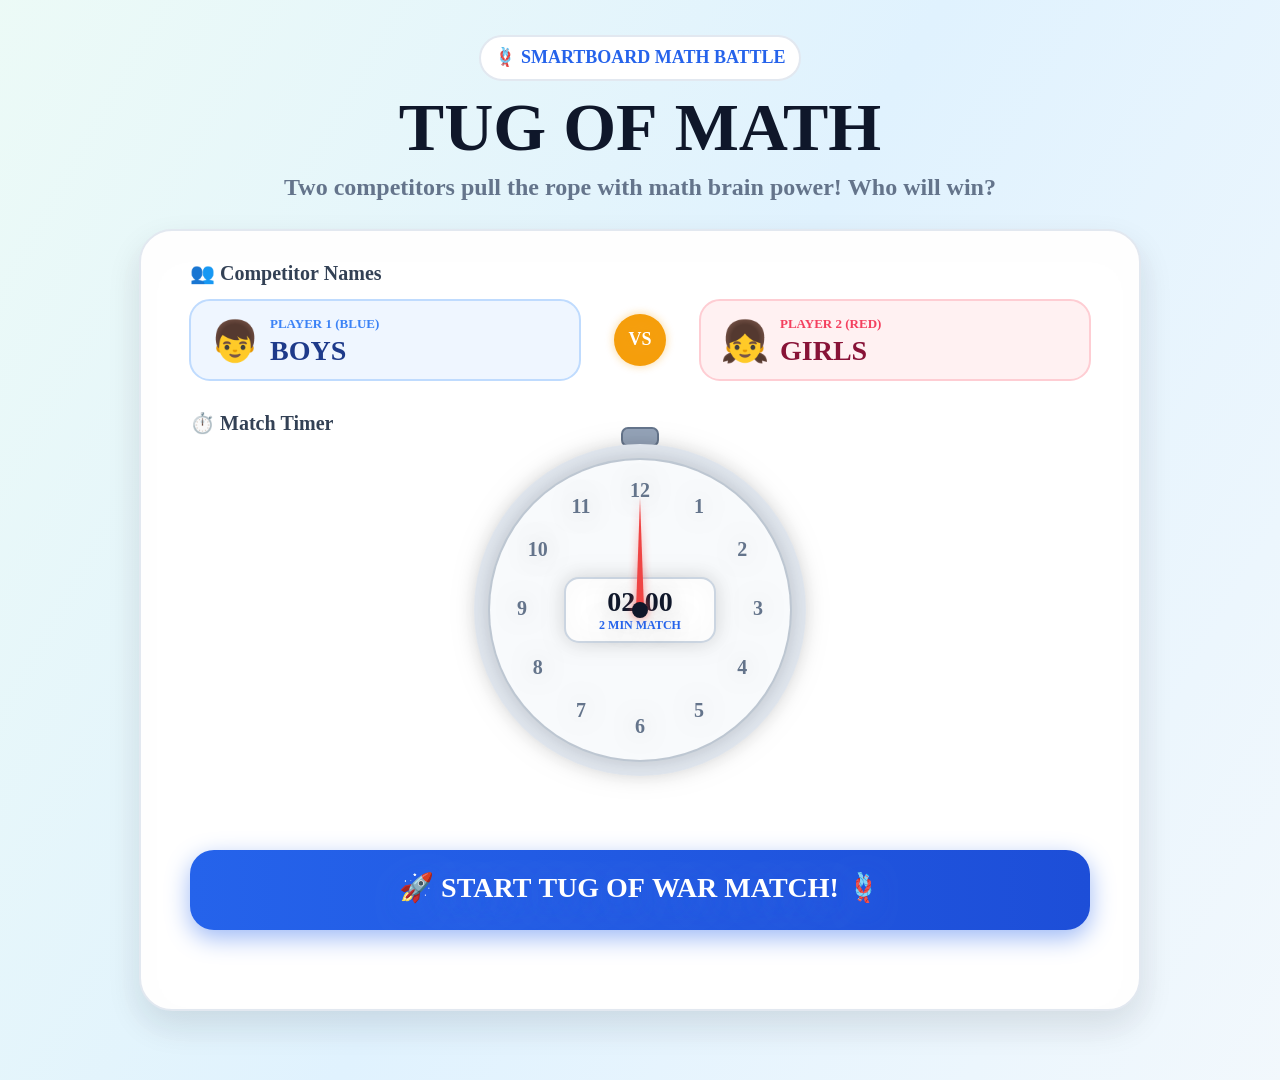
<file: generate_video.html>
<!DOCTYPE html>
<html lang="en">
<head>
  <meta charset="UTF-8">
  <title>Tug of Math - LinkedIn Video Generator</title>
  <link rel="preconnect" href="https://fonts.googleapis.com">
  <link rel="preconnect" href="https://fonts.gstatic.com" crossorigin>
  <link href="https://fonts.googleapis.com/css2?family=Outfit:wght@400;600;700;800;900&display=swap" rel="stylesheet">
  <style>
    * { box-sizing: border-box; margin: 0; padding: 0; }
    body {
      background: #090d16;
      color: #fff;
      font-family: 'Outfit', system-ui, sans-serif;
      display: flex;
      flex-direction: column;
      align-items: center;
      justify-content: center;
      min-height: 100vh;
      overflow: hidden;
    }
    #mainCanvas {
      width: 1920px;
      height: 1080px;
      background: #f8fafc;
      box-shadow: 0 25px 60px rgba(0,0,0,0.5);
    }
    #stadiumCanvas {
      display: none;
    }
  </style>
</head>
<body>

  <!-- Hidden stadium canvas for TugArena rendering -->
  <canvas id="stadiumCanvas" width="880" height="780"></canvas>

  <!-- Master 1920x1080 composition canvas -->
  <canvas id="mainCanvas" width="1920" height="1080"></canvas>

  <script type="module">
    import { TugArena } from './js/characters.js';

    const stadiumCanvas = document.getElementById('stadiumCanvas');
    const arena = new TugArena(stadiumCanvas);
    arena.width = 880;
    arena.height = 780;

    const canvas = document.getElementById('mainCanvas');
    const ctx = canvas.getContext('2d');

    // Helper: Rounded rectangle
    function roundRect(ctx, x, y, w, h, r, fill, stroke, strokeColor, strokeWidth = 2) {
      ctx.beginPath();
      ctx.roundRect(x, y, w, h, r);
      if (fill) {
        ctx.fillStyle = fill;
        ctx.fill();
      }
      if (stroke) {
        ctx.strokeStyle = strokeColor;
        ctx.lineWidth = strokeWidth;
        ctx.stroke();
      }
    }

    // Helper: Draw touch cursor ripple
    function drawCursor(ctx, x, y, scale = 1, alpha = 1) {
      ctx.save();
      ctx.globalAlpha = alpha;
      ctx.beginPath();
      ctx.arc(x, y, 22 * scale, 0, Math.PI * 2);
      ctx.strokeStyle = 'rgba(59, 130, 246, 0.7)';
      ctx.lineWidth = 3;
      ctx.stroke();

      ctx.beginPath();
      ctx.arc(x, y, 10 * scale, 0, Math.PI * 2);
      ctx.fillStyle = '#3b82f6';
      ctx.shadowColor = 'rgba(59, 130, 246, 0.8)';
      ctx.shadowBlur = 15;
      ctx.fill();
      ctx.restore();
    }

    // =========================================================================
    // SCENE 1: SETUP SCREEN & WATCH DIAL (0.0s - 3.5s)
    // =========================================================================
    function drawScene1(t) {
      const bg = ctx.createLinearGradient(0, 0, 1920, 1080);
      bg.addColorStop(0, '#f0fdf4');
      bg.addColorStop(0.5, '#e0f2fe');
      bg.addColorStop(1, '#f8fafc');
      ctx.fillStyle = bg;
      ctx.fillRect(0, 0, 1920, 1080);

      // Top Tag
      ctx.save();
      roundRect(ctx, 800, 36, 320, 44, 22, '#ffffff', true, '#e2e8f0', 2);
      ctx.fillStyle = '#2563eb';
      ctx.font = '800 18px Outfit';
      ctx.textAlign = 'center';
      ctx.textBaseline = 'middle';
      ctx.fillText('🪢 SMARTBOARD MATH BATTLE', 960, 58);
      ctx.restore();

      // Hero Title
      ctx.fillStyle = '#0f172a';
      ctx.font = '900 68px Outfit';
      ctx.textAlign = 'center';
      ctx.textBaseline = 'alphabetic';
      ctx.fillText('TUG OF MATH', 960, 150);

      ctx.fillStyle = '#64748b';
      ctx.font = '600 24px Outfit';
      ctx.fillText('Two competitors pull the rope with math brain power! Who will win?', 960, 195);

      // Setup White Card
      const cardX = 460;
      const cardY = 230;
      const cardW = 1000;
      const cardH = 780;

      ctx.save();
      ctx.shadowColor = 'rgba(15, 23, 42, 0.12)';
      ctx.shadowBlur = 35;
      ctx.shadowOffsetY = 15;
      roundRect(ctx, cardX, cardY, cardW, cardH, 32, '#ffffff', true, '#e2e8f0', 2);
      ctx.restore();

      // Competitors Section
      ctx.fillStyle = '#334155';
      ctx.font = '800 20px Outfit';
      ctx.textAlign = 'left';
      ctx.fillText('👥 Competitor Names', cardX + 50, cardY + 50);

      // Blue Player Card
      roundRect(ctx, cardX + 50, cardY + 70, 390, 80, 20, '#eff6ff', true, '#bfdbfe', 2);
      ctx.font = '40px Outfit';
      ctx.fillText('👦', cardX + 70, cardY + 125);
      ctx.fillStyle = '#3b82f6';
      ctx.font = '700 13px Outfit';
      ctx.fillText('PLAYER 1 (BLUE)', cardX + 130, cardY + 98);
      ctx.fillStyle = '#1e3a8a';
      ctx.font = '900 28px Outfit';
      ctx.fillText('BOYS', cardX + 130, cardY + 130);

      // VS Badge
      ctx.save();
      ctx.beginPath();
      ctx.arc(cardX + 500, cardY + 110, 26, 0, Math.PI * 2);
      ctx.fillStyle = '#f59e0b';
      ctx.shadowColor = 'rgba(245, 158, 11, 0.4)';
      ctx.shadowBlur = 10;
      ctx.fill();
      ctx.fillStyle = '#ffffff';
      ctx.font = '900 18px Outfit';
      ctx.textAlign = 'center';
      ctx.textBaseline = 'middle';
      ctx.fillText('VS', cardX + 500, cardY + 110);
      ctx.restore();

      // Red Player Card
      roundRect(ctx, cardX + 560, cardY + 70, 390, 80, 20, '#fff1f2', true, '#fecdd3', 2);
      ctx.font = '40px Outfit';
      ctx.fillText('👧', cardX + 580, cardY + 125);
      ctx.fillStyle = '#f43f5e';
      ctx.font = '700 13px Outfit';
      ctx.fillText('PLAYER 2 (RED)', cardX + 640, cardY + 98);
      ctx.fillStyle = '#881337';
      ctx.font = '900 28px Outfit';
      ctx.fillText('GIRLS', cardX + 640, cardY + 130);

      // Section 2: Watch Timer
      ctx.fillStyle = '#334155';
      ctx.font = '800 20px Outfit';
      ctx.textAlign = 'left';
      ctx.fillText('⏱️ Match Timer', cardX + 50, cardY + 200);

      // Watch Center & Dial
      const watchCenterX = cardX + 500;
      const watchCenterY = cardY + 380;
      const watchRadius = 150;

      // Watch Crown
      roundRect(ctx, watchCenterX - 18, watchCenterY - watchRadius - 32, 36, 18, 6, '#94a3b8', true, '#64748b', 2);

      // Watch Outer Case
      ctx.save();
      ctx.beginPath();
      ctx.arc(watchCenterX, watchCenterY, watchRadius + 16, 0, Math.PI * 2);
      ctx.fillStyle = '#e2e8f0';
      ctx.shadowColor = 'rgba(0,0,0,0.15)';
      ctx.shadowBlur = 20;
      ctx.fill();

      // Watch Face
      ctx.beginPath();
      ctx.arc(watchCenterX, watchCenterY, watchRadius, 0, Math.PI * 2);
      ctx.fillStyle = '#f8fafc';
      ctx.strokeStyle = '#cbd5e1';
      ctx.lineWidth = 4;
      ctx.stroke();
      ctx.fill();

      // Numbers 1 to 12
      ctx.font = '800 20px Outfit';
      ctx.textAlign = 'center';
      ctx.textBaseline = 'middle';
      for (let i = 1; i <= 12; i++) {
        const ang = (i * 30 - 90) * (Math.PI / 180);
        const nx = watchCenterX + Math.cos(ang) * (watchRadius - 32);
        const ny = watchCenterY + Math.sin(ang) * (watchRadius - 32);

        if (i === 2 && t >= 1.4) {
          ctx.beginPath();
          ctx.arc(nx, ny, 19, 0, Math.PI * 2);
          ctx.fillStyle = '#2563eb';
          ctx.shadowColor = 'rgba(37, 99, 235, 0.5)';
          ctx.shadowBlur = 10;
          ctx.fill();
          ctx.shadowBlur = 0;
          ctx.fillStyle = '#ffffff';
        } else {
          ctx.fillStyle = '#64748b';
        }
        ctx.fillText(i.toString(), nx, ny);
      }

      // Center LCD Screen
      roundRect(ctx, watchCenterX - 75, watchCenterY - 32, 150, 64, 14, '#ffffff', true, '#cbd5e1', 2);
      ctx.fillStyle = '#0f172a';
      ctx.font = '900 28px Outfit';
      ctx.fillText('02:00', watchCenterX, watchCenterY - 6);
      ctx.fillStyle = '#2563eb';
      ctx.font = '800 12px Outfit';
      ctx.fillText('2 MIN MATCH', watchCenterX, watchCenterY + 16);

      // Rotating Watch Hand (animates clockwise from 0 deg to 60 deg)
      let handAngle = 0; // pointing to 12 (straight up)
      if (t < 0.8) {
        handAngle = 0;
      } else if (t < 2.0) {
        const prog = (t - 0.8) / 1.2;
        handAngle = prog * 60; // 0 to 60 degrees (pointing to 2 o'clock)
      } else {
        handAngle = 60;
      }

      ctx.save();
      ctx.translate(watchCenterX, watchCenterY);
      ctx.rotate(handAngle * (Math.PI / 180));
      ctx.beginPath();
      ctx.moveTo(-4, 0);
      ctx.lineTo(0, -watchRadius + 38);
      ctx.lineTo(4, 0);
      ctx.fillStyle = '#ef4444';
      ctx.shadowColor = 'rgba(239, 68, 68, 0.6)';
      ctx.shadowBlur = 8;
      ctx.fill();

      // Pin
      ctx.beginPath();
      ctx.arc(0, 0, 8, 0, Math.PI * 2);
      ctx.fillStyle = '#0f172a';
      ctx.fill();
      ctx.restore();
      ctx.restore();

      // Start Button
      const btnY = cardY + 620;
      const btnW = 900;
      const btnH = 80;
      const btnX = cardX + 50;

      const btnPressed = t >= 3.0;
      ctx.save();
      if (!btnPressed) {
        ctx.shadowColor = 'rgba(37, 99, 235, 0.45)';
        ctx.shadowBlur = 25;
        ctx.shadowOffsetY = 8;
      }
      const btnGrad = ctx.createLinearGradient(btnX, btnY, btnX + btnW, btnY);
      btnGrad.addColorStop(0, '#2563eb');
      btnGrad.addColorStop(1, '#1d4ed8');
      roundRect(ctx, btnX, btnY + (btnPressed ? 4 : 0), btnW, btnH, 24, btnGrad, false);

      ctx.fillStyle = '#ffffff';
      ctx.font = '900 28px Outfit';
      ctx.textAlign = 'center';
      ctx.textBaseline = 'middle';
      ctx.fillText('🚀 START TUG OF WAR MATCH! 🪢', btnX + btnW / 2, btnY + btnH / 2 + (btnPressed ? 4 : 0));
      ctx.restore();

      // Animated Cursor
      if (t >= 0.8 && t < 2.4) {
        const ang = (2 * 30 - 90) * Math.PI / 180;
        const curX = watchCenterX + Math.cos(ang) * (watchRadius - 32);
        const curY = watchCenterY + Math.sin(ang) * (watchRadius - 32);
        drawCursor(ctx, curX, curY, 1 + Math.sin(t * 8) * 0.15);
      } else if (t >= 2.6 && t < 3.4) {
        drawCursor(ctx, 960, btnY + 40, t >= 3.0 ? 0.8 : 1.2);
      }
    }

    // =========================================================================
    // SCENE 2: COUNTDOWN OVERLAY (3.5s - 5.5s)
    // =========================================================================
    function drawScene2(t) {
      drawScene3(5.6, true);

      ctx.fillStyle = 'rgba(15, 23, 42, 0.85)';
      ctx.fillRect(0, 0, 1920, 1080);

      const relT = t - 3.5;
      let countText = '3';
      let subtext = 'GET READY TO PULL!';
      let color = '#3b82f6';
      let pulse = 1;

      if (relT < 0.7) {
        countText = '3';
        subtext = 'READY...';
        color = '#3b82f6';
        pulse = 1 + (0.7 - relT) * 0.5;
      } else if (relT < 1.4) {
        countText = '2';
        subtext = 'SET...';
        color = '#f59e0b';
        pulse = 1 + (1.4 - relT) * 0.5;
      } else {
        countText = 'GO!';
        subtext = 'PULL THE ROPE!';
        color = '#10b981';
        pulse = 1 + (2.0 - relT) * 0.6;
      }

      ctx.save();
      ctx.translate(960, 500);
      ctx.scale(pulse, pulse);

      ctx.fillStyle = color;
      ctx.font = '900 160px Outfit';
      ctx.textAlign = 'center';
      ctx.textBaseline = 'middle';
      ctx.shadowColor = color;
      ctx.shadowBlur = 40;
      ctx.fillText(countText, 0, 0);

      ctx.fillStyle = '#ffffff';
      ctx.font = '800 36px Outfit';
      ctx.shadowBlur = 10;
      ctx.fillText(subtext, 0, 120);
      ctx.restore();
    }

    // =========================================================================
    // SCENE 3: GAMEPLAY ARENA BATTLE (5.5s - 17.2s)
    // =========================================================================
    function drawScene3(t, isPaused = false) {
      ctx.fillStyle = '#f8fafc';
      ctx.fillRect(0, 0, 1920, 1080);

      const matchT = t - 5.5;

      let blueScore = 0;
      let redScore = 0;
      let blueStreak = 0;
      let redStreak = 0;

      let blueQType = 'MULTIPLICATION';
      let blueQ = '3 × 8 = ?';
      let blueAns = '';
      let blueActiveKey = null;

      let redQType = 'CUBE';
      let redQ = '3³ = ?';
      let redAns = '';
      let redActiveKey = null;

      let targetRopeOffset = 0;

      if (matchT < 2.0) {
        if (matchT > 0.9) { blueAns = '2'; blueActiveKey = '2'; }
        if (matchT > 1.3) { blueAns = '24'; blueActiveKey = '4'; }
        if (matchT > 1.7) { blueActiveKey = 'enter'; }
      } else if (matchT < 4.0) {
        blueScore = 10; blueStreak = 1; blueAns = '24'; targetRopeOffset = -22;
        if (!isPaused && arena.state !== 'pull-left' && matchT < 2.6) {
          arena.setPull(-22, 'left');
        }
        if (matchT > 2.8) { redAns = '2'; redActiveKey = '2'; }
        if (matchT > 3.2) { redAns = '27'; redActiveKey = '7'; }
        if (matchT > 3.6) { redActiveKey = 'enter'; }
      } else if (matchT < 6.2) {
        blueScore = 10; blueStreak = 1; redScore = 10; redStreak = 1; redAns = '27';
        targetRopeOffset = 8;
        if (!isPaused && arena.state !== 'pull-right' && matchT < 4.6) {
          arena.setPull(30, 'right');
        }

        blueQType = 'SQUARE ROOT';
        blueQ = '√64 = ?';
        if (matchT > 5.0) { blueAns = '8'; blueActiveKey = '8'; }
        if (matchT > 5.6) { blueActiveKey = 'enter'; }
      } else if (matchT < 8.5) {
        blueScore = 30; blueStreak = 2; redScore = 10; redAns = '';
        targetRopeOffset = -48;
        if (!isPaused && arena.state !== 'pull-left' && matchT < 6.8) {
          arena.setPull(-56, 'left');
        }

        redQType = 'POWER';
        redQ = '4³ = ?';
        if (matchT > 7.1) { redAns = '6'; redActiveKey = '6'; }
        if (matchT > 7.5) { redAns = '64'; redActiveKey = '4'; }
        if (matchT > 7.9) { redActiveKey = 'enter'; }
      } else if (matchT < 10.5) {
        blueScore = 30; redScore = 25; redAns = '64';
        targetRopeOffset = -20;
        if (!isPaused && arena.state !== 'pull-right' && matchT < 9.1) {
          arena.setPull(28, 'right');
        }

        blueQType = 'POWER';
        blueQ = '9² = ?';
        if (matchT > 9.3) { blueAns = '8'; blueActiveKey = '8'; }
        if (matchT > 9.7) { blueAns = '81'; blueActiveKey = '1'; }
        if (matchT > 10.1) { blueActiveKey = 'enter'; }
      } else {
        blueScore = 240; blueStreak = 3; redScore = 25; blueAns = '81';
        targetRopeOffset = -95;
        if (!isPaused && arena.state !== 'win-left') {
          arena.targetOffset = -95;
          arena.triggerWin('left');
        }
      }

      arena.targetOffset = targetRopeOffset;

      // 2. Top Header Dashboard
      // Blue Badge
      roundRect(ctx, 60, 20, 380, 88, 22, '#eff6ff', true, '#bfdbfe', 2);
      ctx.font = '42px Outfit';
      ctx.textAlign = 'left';
      ctx.textBaseline = 'middle';
      ctx.fillText('👦', 85, 64);
      ctx.fillStyle = '#1e3a8a';
      ctx.font = '900 24px Outfit';
      ctx.fillText('BOYS', 145, 48);
      ctx.fillStyle = '#2563eb';
      ctx.font = '800 16px Outfit';
      ctx.fillText(`🔥 ${blueStreak}`, 225, 48);
      ctx.fillStyle = '#0f172a';
      ctx.font = '900 32px Outfit';
      ctx.fillText(`${blueScore} PTS`, 145, 80);

      // Center HUD Circular Timer
      roundRect(ctx, 740, 20, 440, 88, 24, '#ffffff', true, '#e2e8f0', 2);
      ctx.save();
      ctx.beginPath();
      ctx.arc(805, 64, 30, 0, Math.PI * 2);
      ctx.strokeStyle = '#e2e8f0';
      ctx.lineWidth = 6;
      ctx.stroke();

      const timerProg = Math.max(0, 1 - (matchT / 120));
      ctx.beginPath();
      ctx.arc(805, 64, 30, -Math.PI / 2, -Math.PI / 2 + Math.PI * 2 * timerProg);
      ctx.strokeStyle = '#0284c7';
      ctx.lineWidth = 6;
      ctx.lineCap = 'round';
      ctx.stroke();

      ctx.fillStyle = '#0f172a';
      ctx.font = '900 28px Outfit';
      ctx.textAlign = 'left';
      ctx.textBaseline = 'alphabetic';
      const secLeft = Math.max(0, 120 - Math.floor(matchT));
      const mStr = String(Math.floor(secLeft / 60)).padStart(2, '0');
      const sStr = String(secLeft % 60).padStart(2, '0');
      ctx.fillText(`${mStr}:${sStr}`, 850, 62);

      ctx.fillStyle = '#64748b';
      ctx.font = '800 13px Outfit';
      ctx.fillText('TIME LEFT', 850, 82);

      // Icon Buttons
      ctx.font = '19px Outfit';
      ctx.fillText('⏸️  🔄  🔊  🎵  ⚙️', 995, 66);
      ctx.restore();

      // Red Badge
      roundRect(ctx, 1480, 20, 380, 88, 22, '#fff1f2', true, '#fecdd3', 2);
      ctx.font = '42px Outfit';
      ctx.textAlign = 'left';
      ctx.textBaseline = 'middle';
      ctx.fillText('👧', 1505, 64);
      ctx.fillStyle = '#881337';
      ctx.font = '900 24px Outfit';
      ctx.fillText('GIRLS', 1565, 48);
      ctx.fillStyle = '#f43f5e';
      ctx.font = '800 16px Outfit';
      ctx.fillText(`🔥 ${redStreak}`, 1655, 48);
      ctx.fillStyle = '#0f172a';
      ctx.font = '900 32px Outfit';
      ctx.fillText(`${redScore} PTS`, 1565, 80);

      // 3. Left Console (BOYS)
      const p1X = 60;
      const p1Y = 126;
      const p1W = 440;
      roundRect(ctx, p1X, p1Y, p1W, 924, 28, '#ffffff', true, '#bfdbfe', 2);

      // Question Box
      roundRect(ctx, p1X + 24, p1Y + 24, p1W - 48, 140, 20, '#eff6ff', true, '#bfdbfe', 2);
      roundRect(ctx, p1X + 44, p1Y + 40, 160, 28, 14, '#dbeafe', false);
      ctx.fillStyle = '#1d4ed8';
      ctx.font = '800 13px Outfit';
      ctx.textAlign = 'center';
      ctx.textBaseline = 'middle';
      ctx.fillText(blueQType, p1X + 124, p1Y + 54);

      ctx.fillStyle = '#1e3a8a';
      ctx.font = '900 52px Outfit';
      ctx.fillText(blueQ, p1X + (p1W / 2), p1Y + 115);

      // Answer Display Box
      const ans1Y = p1Y + 184;
      roundRect(ctx, p1X + 24, ans1Y, p1W - 48, 76, 18, '#ffffff', true, '#3b82f6', 3);
      ctx.fillStyle = blueAns ? '#0f172a' : '#94a3b8';
      ctx.font = '900 38px Outfit';
      ctx.fillText(blueAns || 'Enter answer', p1X + (p1W / 2), ans1Y + 38);

      // Left Numpad
      drawNumpad(ctx, p1X + 24, ans1Y + 95, p1W - 48, 600, blueActiveKey, '#2563eb');

      // 4. Center Stadium (Tug Arena)
      const stdX = 520;
      const stdY = 126;
      const stdW = 880;
      const stdH = 924;

      roundRect(ctx, stdX, stdY, stdW, stdH, 28, '#ffffff', true, '#e2e8f0', 2);

      // Advantage Bar
      roundRect(ctx, stdX + 24, stdY + 18, stdW - 48, 44, 22, '#f8fafc', true, '#e2e8f0', 1);
      ctx.fillStyle = '#2563eb';
      ctx.font = '800 14px Outfit';
      ctx.textAlign = 'left';
      ctx.textBaseline = 'middle';
      ctx.fillText('◀ BLUE ADVANTAGE', stdX + 44, stdY + 40);

      ctx.fillStyle = '#ef4444';
      ctx.textAlign = 'right';
      ctx.fillText('RED ADVANTAGE ▶', stdX + stdW - 44, stdY + 40);

      // Track Meter
      const trackX = stdX + 220;
      const trackW = stdW - 440;
      roundRect(ctx, trackX, stdY + 33, trackW, 14, 7, '#e2e8f0', false);

      const barShift = (arena.ropeOffset / 100) * (trackW / 2);
      if (barShift < 0) {
        roundRect(ctx, trackX + trackW / 2 + barShift, stdY + 33, -barShift, 14, 7, '#3b82f6', false);
      } else {
        roundRect(ctx, trackX + trackW / 2, stdY + 33, barShift, 14, 7, '#f43f5e', false);
      }

      // Draw Center Tug Arena Canvas
      if (!isPaused) {
        arena.update(1 / 30);
      }
      arena.draw();
      ctx.drawImage(stadiumCanvas, stdX, stdY + 76, stdW, 830);

      // 5. Right Console (GIRLS)
      const p2X = 1420;
      const p2Y = 126;
      const p2W = 440;
      roundRect(ctx, p2X, p2Y, p2W, 924, 28, '#ffffff', true, '#fecdd3', 2);

      // Question Box
      roundRect(ctx, p2X + 24, p2Y + 24, p2W - 48, 140, 20, '#fff1f2', true, '#fecdd3', 2);
      roundRect(ctx, p2X + 44, p2Y + 40, 140, 28, 14, '#ffe4e6', false);
      ctx.fillStyle = '#be123c';
      ctx.font = '800 13px Outfit';
      ctx.textAlign = 'center';
      ctx.textBaseline = 'middle';
      ctx.fillText(redQType, p2X + 114, p2Y + 54);

      ctx.fillStyle = '#881337';
      ctx.font = '900 52px Outfit';
      ctx.fillText(redQ, p2X + (p2W / 2), p2Y + 115);

      // Answer Display Box
      const ans2Y = p2Y + 184;
      roundRect(ctx, p2X + 24, ans2Y, p2W - 48, 76, 18, '#ffffff', true, '#f43f5e', 3);
      ctx.fillStyle = redAns ? '#0f172a' : '#94a3b8';
      ctx.font = '900 38px Outfit';
      ctx.fillText(redAns || 'Enter answer', p2X + (p2W / 2), ans2Y + 38);

      // Right Numpad
      drawNumpad(ctx, p2X + 24, ans2Y + 95, p2W - 48, 600, redActiveKey, '#f43f5e');
    }

    // Helper: Draw Numpad
    function drawNumpad(ctx, x, y, w, h, activeKey, heroColor) {
      const keys = [
        ['1', '2', '3'],
        ['4', '5', '6'],
        ['7', '8', '9'],
        ['C', '0', '⌫']
      ];

      const gap = 14;
      const keyW = (w - gap * 2) / 3;
      const keyH = (h - 110 - gap * 3) / 4;

      for (let r = 0; r < 4; r++) {
        for (let c = 0; c < 3; c++) {
          const k = keys[r][c];
          const kx = x + c * (keyW + gap);
          const ky = y + r * (keyH + gap);

          const isActive = (activeKey === k) || (activeKey === 'clear' && k === 'C') || (activeKey === 'backspace' && k === '⌫');
          const isSpecial = k === 'C' || k === '⌫';

          roundRect(
            ctx, kx, ky, keyW, keyH, 18,
            isActive ? heroColor : (isSpecial ? '#f8fafc' : '#ffffff'),
            true, isActive ? heroColor : '#cbd5e1', 2
          );

          ctx.fillStyle = isActive ? '#ffffff' : (k === 'C' ? '#ef4444' : '#0f172a');
          ctx.font = '800 30px Outfit';
          ctx.textAlign = 'center';
          ctx.textBaseline = 'middle';
          ctx.fillText(k, kx + keyW / 2, ky + keyH / 2);
        }
      }

      // Hero GO button
      const goY = y + 4 * (keyH + gap) + 4;
      const isGoActive = activeKey === 'enter';
      roundRect(ctx, x, goY, w, 82, 22, isGoActive ? '#15803d' : heroColor, false);
      ctx.fillStyle = '#ffffff';
      ctx.font = '900 28px Outfit';
      ctx.textAlign = 'center';
      ctx.textBaseline = 'middle';
      ctx.fillText('GO ⏎', x + w / 2, goY + 41);
    }

    // =========================================================================
    // SCENE 4: FULL-SCREEN VICTORY CELEBRATION (17.2s - 22.8s)
    // =========================================================================
    function drawScene4(t) {
      drawScene3(17.0, true);

      ctx.fillStyle = 'rgba(15, 23, 42, 0.88)';
      ctx.fillRect(0, 0, 1920, 1080);

      const relT = t - 17.2;
      const centerX = 960;
      const centerY = 500;

      // 2. Rotating Sunburst Rays
      ctx.save();
      ctx.translate(centerX, centerY);
      ctx.rotate(relT * 0.45);
      const rays = 24;
      for (let i = 0; i < rays; i++) {
        const ang = (i * (360 / rays)) * Math.PI / 180;
        ctx.beginPath();
        ctx.moveTo(0, 0);
        ctx.arc(0, 0, 1200, ang, ang + (Math.PI / rays));
        ctx.fillStyle = (i % 2 === 0) ? 'rgba(251, 191, 36, 0.08)' : 'rgba(245, 158, 11, 0.03)';
        ctx.fill();
      }
      ctx.restore();

      // 3. Victory Card
      const cardW = 840;
      const cardH = 680;
      const cardX = centerX - cardW / 2;
      const cardY = centerY - cardH / 2 - 20;

      ctx.save();
      ctx.shadowColor = 'rgba(0, 0, 0, 0.5)';
      ctx.shadowBlur = 40;
      roundRect(ctx, cardX, cardY, cardW, cardH, 36, '#ffffff', true, '#fbbf24', 4);
      ctx.restore();

      // Bouncing Trophy 🏆
      const bounce = Math.abs(Math.sin(relT * 4)) * 25;
      ctx.font = '110px Outfit';
      ctx.textAlign = 'center';
      ctx.textBaseline = 'middle';
      ctx.fillText('🏆', centerX, cardY + 120 - bounce);

      // Title
      ctx.fillStyle = '#0f172a';
      ctx.font = '900 58px Outfit';
      ctx.fillText('🎉 BOYS WIN! 🏆', centerX, cardY + 235);

      ctx.fillStyle = '#2563eb';
      ctx.font = '800 24px Outfit';
      ctx.fillText('KNOCKOUT VICTORY! 🪢', centerX, cardY + 285);

      // Stats Pill Grid
      const statY = cardY + 340;
      roundRect(ctx, centerX - 360, statY, 720, 160, 24, '#f8fafc', true, '#e2e8f0', 2);

      // Stat 1: Score
      ctx.fillStyle = '#64748b';
      ctx.font = '700 16px Outfit';
      ctx.fillText('FINAL SCORE', centerX - 240, statY + 45);
      ctx.fillStyle = '#2563eb';
      ctx.font = '900 42px Outfit';
      ctx.fillText('240 PTS', centerX - 240, statY + 95);

      // Stat 2: Accuracy
      ctx.fillStyle = '#64748b';
      ctx.font = '700 16px Outfit';
      ctx.fillText('ACCURACY', centerX, statY + 45);
      ctx.fillStyle = '#10b981';
      ctx.font = '900 42px Outfit';
      ctx.fillText('100%', centerX, statY + 95);

      // Stat 3: Pull Force
      ctx.fillStyle = '#64748b';
      ctx.font = '700 16px Outfit';
      ctx.fillText('PULL FORCE', centerX + 240, statY + 45);
      ctx.fillStyle = '#f59e0b';
      ctx.font = '900 42px Outfit';
      ctx.fillText('KO 100%', centerX + 240, statY + 95);

      // Play Again Button simulation
      const paY = cardY + 540;
      roundRect(ctx, centerX - 220, paY, 440, 72, 22, '#2563eb', false);
      ctx.fillStyle = '#ffffff';
      ctx.font = '900 24px Outfit';
      ctx.fillText('🔄 PLAY AGAIN', centerX, paY + 36);

      // Confetti Rain
      arena.spawnBigCelebration();
      for (let i = 0; i < arena.particles.length; i++) {
        const p = arena.particles[i];
        if (p.type === 'confetti') {
          ctx.save();
          ctx.translate(p.x * 2.1, p.y * 1.3);
          ctx.rotate(p.rotation);
          ctx.fillStyle = p.color;
          ctx.fillRect(-p.width / 2, -p.height / 2, p.width, p.height);
          ctx.restore();
        }
      }
    }

    // =========================================================================
    // SCENE 5: LINKEDIN OUTRO CARD (22.8s - 27.0s)
    // =========================================================================
    function drawScene5(t) {
      const bg = ctx.createLinearGradient(0, 0, 1920, 1080);
      bg.addColorStop(0, '#0a0f1d');
      bg.addColorStop(0.5, '#0f172a');
      bg.addColorStop(1, '#020617');
      ctx.fillStyle = bg;
      ctx.fillRect(0, 0, 1920, 1080);

      const relT = t - 22.8;
      const alpha = Math.min(1, relT / 0.6);

      ctx.save();
      ctx.globalAlpha = alpha;

      const g1 = ctx.createRadialGradient(400, 300, 0, 400, 300, 600);
      g1.addColorStop(0, 'rgba(59, 130, 246, 0.25)');
      g1.addColorStop(1, 'transparent');
      ctx.fillStyle = g1;
      ctx.fillRect(0, 0, 1920, 1080);

      const g2 = ctx.createRadialGradient(1500, 800, 0, 1500, 800, 600);
      g2.addColorStop(0, 'rgba(239, 68, 68, 0.2)');
      g2.addColorStop(1, 'transparent');
      ctx.fillStyle = g2;
      ctx.fillRect(0, 0, 1920, 1080);

      const cardW = 1200;
      const cardH = 760;
      const cardX = (1920 - cardW) / 2;
      const cardY = (1080 - cardH) / 2;

      roundRect(ctx, cardX, cardY, cardW, cardH, 36, 'rgba(30, 41, 59, 0.7)', true, 'rgba(255, 255, 255, 0.15)', 2);

      // Top Badge
      roundRect(ctx, 960 - 200, cardY + 50, 400, 44, 22, 'rgba(59, 130, 246, 0.2)', true, '#3b82f6', 1.5);
      ctx.fillStyle = '#60a5fa';
      ctx.font = '800 16px Outfit';
      ctx.textAlign = 'center';
      ctx.textBaseline = 'middle';
      ctx.fillText('⚡ 100% OPEN SOURCE ON GITHUB', 960, cardY + 72);

      // Title
      ctx.fillStyle = '#ffffff';
      ctx.font = '900 68px Outfit';
      ctx.fillText('TUG OF MATH 🪢', 960, cardY + 160);

      ctx.fillStyle = '#94a3b8';
      ctx.font = '600 24px Outfit';
      ctx.fillText('Competitive 2-Player Smartboard & Touchscreen Math Quiz', 960, cardY + 215);

      // 4 Feature Pills
      const pills = [
        '🎮 HTML5 Canvas 60 FPS Physics',
        '🎵 Web Audio API Procedural SFX',
        '📦 Zero External Dependencies',
        '📱 Smartboard, PC & Mobile LAN Ready'
      ];

      const pW = 540;
      const pH = 64;
      pills.forEach((pillText, idx) => {
        const col = idx % 2;
        const row = Math.floor(idx / 2);
        const px = cardX + 70 + col * (pW + 20);
        const py = cardY + 270 + row * (pH + 18);

        roundRect(ctx, px, py, pW, pH, 18, 'rgba(15, 23, 42, 0.65)', true, 'rgba(148, 163, 184, 0.2)', 1);
        ctx.fillStyle = '#f1f5f9';
        ctx.font = '700 20px Outfit';
        ctx.textAlign = 'left';
        ctx.fillText(pillText, px + 25, py + pH / 2);
      });

      // Big GitHub Repo Card
      const repoY = cardY + 450;
      const repoW = 1060;
      const repoH = 150;
      const repoX = cardX + 70;

      const repoGrad = ctx.createLinearGradient(repoX, repoY, repoX + repoW, repoY);
      repoGrad.addColorStop(0, 'rgba(37, 99, 235, 0.3)');
      repoGrad.addColorStop(1, 'rgba(79, 70, 229, 0.3)');
      roundRect(ctx, repoX, repoY, repoW, repoH, 24, repoGrad, true, '#3b82f6', 2.5);

      ctx.fillStyle = '#38bdf8';
      ctx.font = '800 18px Outfit';
      ctx.textAlign = 'left';
      ctx.fillText('🔗 GITHUB REPOSITORY', repoX + 40, repoY + 48);

      ctx.fillStyle = '#ffffff';
      ctx.font = '900 38px Outfit';
      ctx.fillText('github.com/aniket6391/Tug-of-Math', repoX + 40, repoY + 98);

      // Star Badge
      roundRect(ctx, repoX + repoW - 220, repoY + 45, 180, 60, 18, '#f59e0b', false);
      ctx.fillStyle = '#0f172a';
      ctx.font = '900 22px Outfit';
      ctx.textAlign = 'center';
      ctx.fillText('⭐ Star Repo', repoX + repoW - 130, repoY + 75);

      // Footer Author
      ctx.fillStyle = '#94a3b8';
      ctx.font = '600 20px Outfit';
      ctx.textAlign = 'center';
      ctx.fillText('Designed & Engineered by Aniket (@aniket6391) • Built for Classrooms & Fun', 960, cardY + 670);

      ctx.restore();
    }

    // =========================================================================
    // MASTER RENDER DISPATCHER
    // =========================================================================
    function render(t) {
      if (t < 3.5) {
        drawScene1(t);
      } else if (t < 5.5) {
        drawScene2(t);
      } else if (t < 17.2) {
        drawScene3(t);
      } else if (t < 22.8) {
        drawScene4(t);
      } else {
        drawScene5(t);
      }
    }

    window.renderFrame = render;

    // Automated MediaRecorder Runner
    window.startRecording = function(durationSec = 27) {
      const chunks = [];
      const stream = canvas.captureStream(30);
      const mediaRecorder = new MediaRecorder(stream, {
        mimeType: 'video/webm;codecs=vp9',
        videoBitsPerSecond: 12000000
      });

      mediaRecorder.ondataavailable = (e) => {
        if (e.data.size > 0) chunks.push(e.data);
      };

      mediaRecorder.onstop = () => {
        const blob = new Blob(chunks, { type: 'video/webm' });
        const reader = new FileReader();
        reader.onload = () => {
          window.recordedData = reader.result;
          window.isFinished = true;
          console.log('Video recording finished successfully! Bytes:', blob.size);
        };
        reader.readAsDataURL(blob);
      };

      mediaRecorder.start();

      const startTime = performance.now();
      function loop(now) {
        const elapsed = (now - startTime) / 1000;
        render(elapsed);
        if (elapsed < durationSec) {
          requestAnimationFrame(loop);
        } else {
          mediaRecorder.stop();
        }
      }
      requestAnimationFrame(loop);
    };

    render(0);
  </script>
</body>
</html>
</file>
